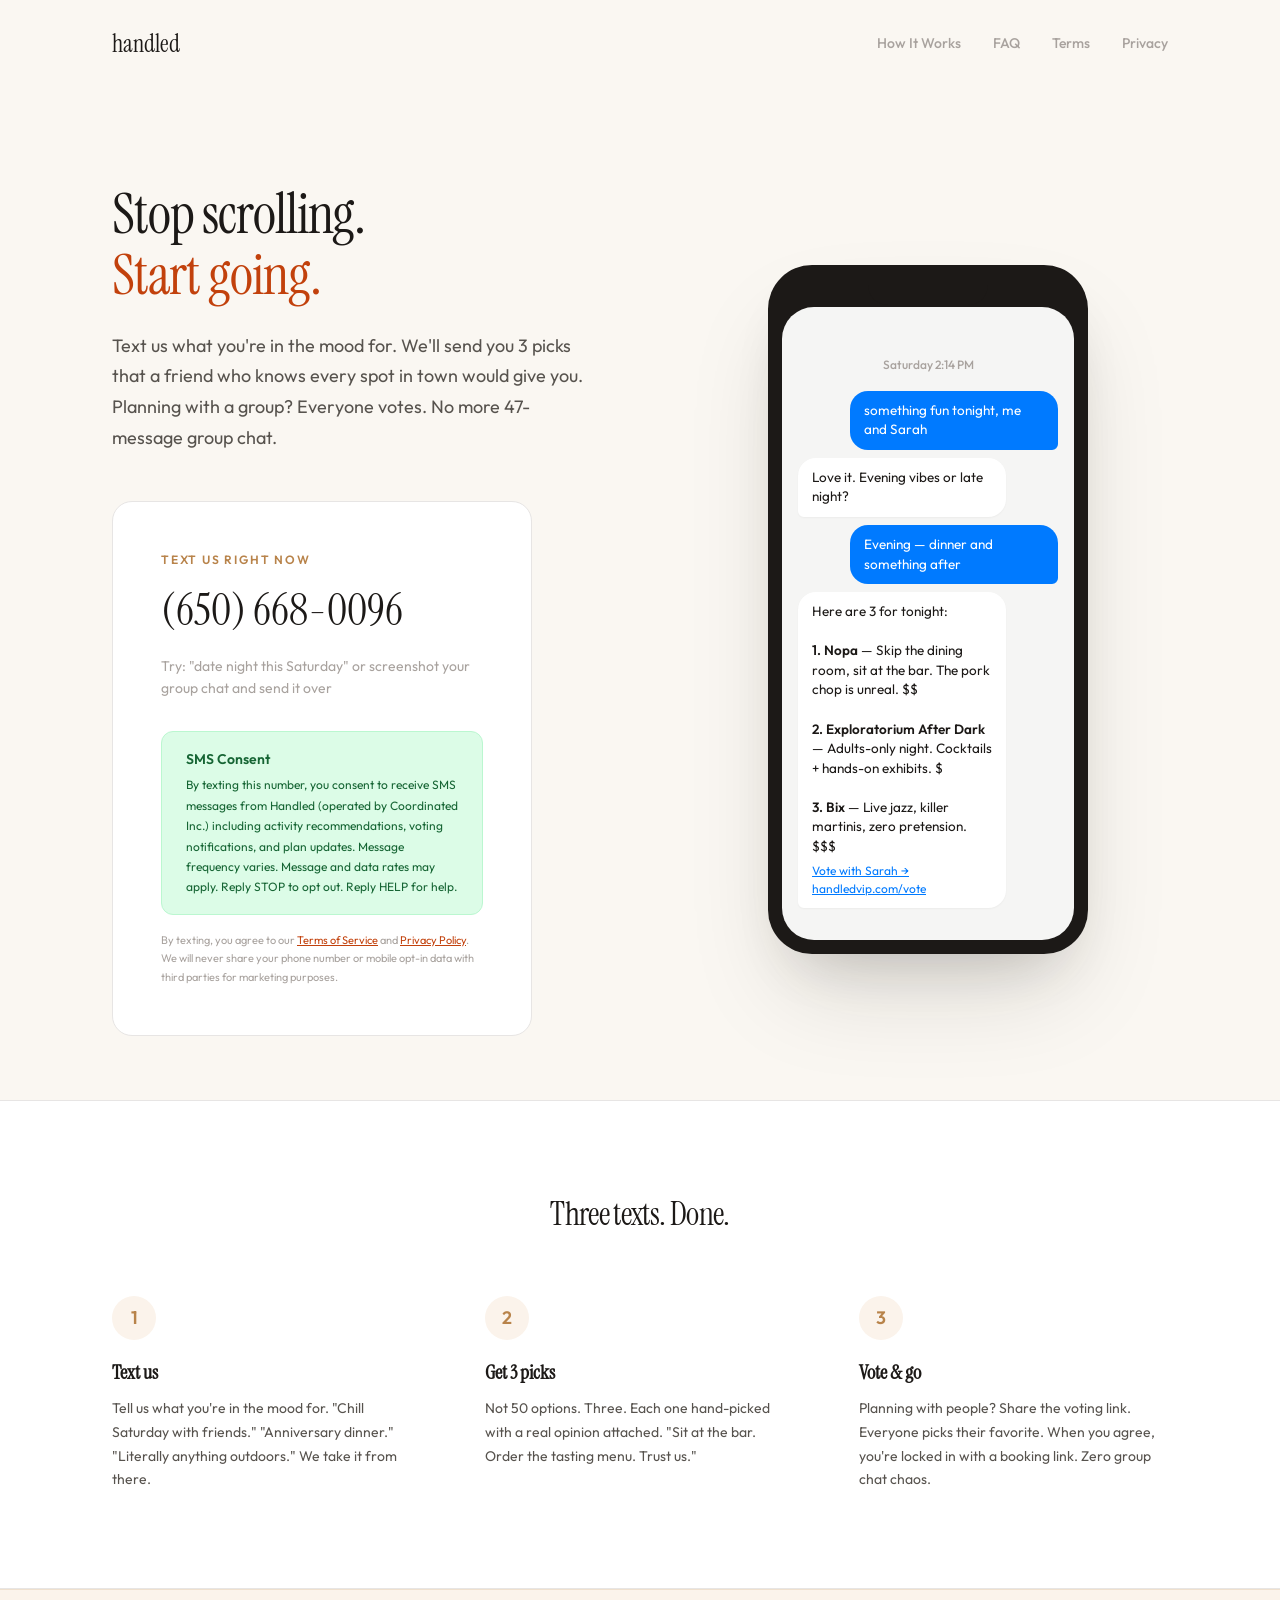
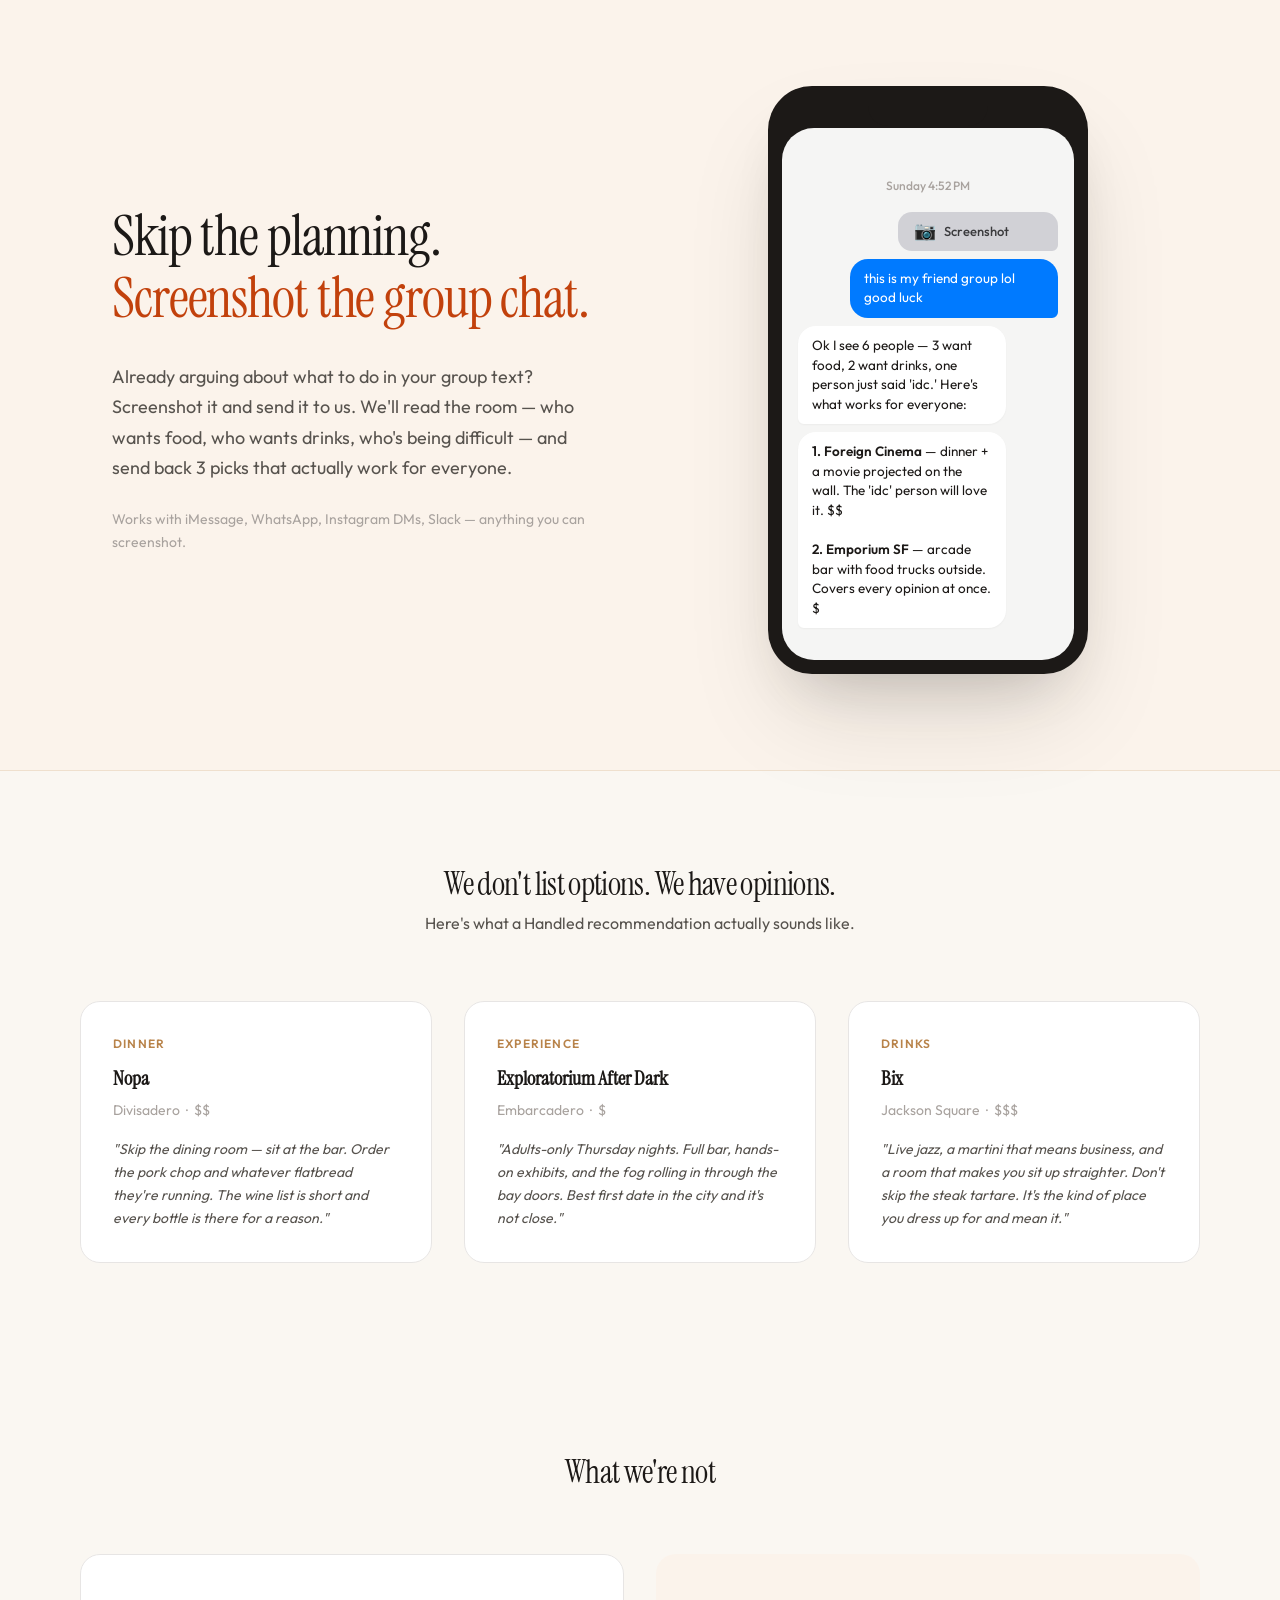
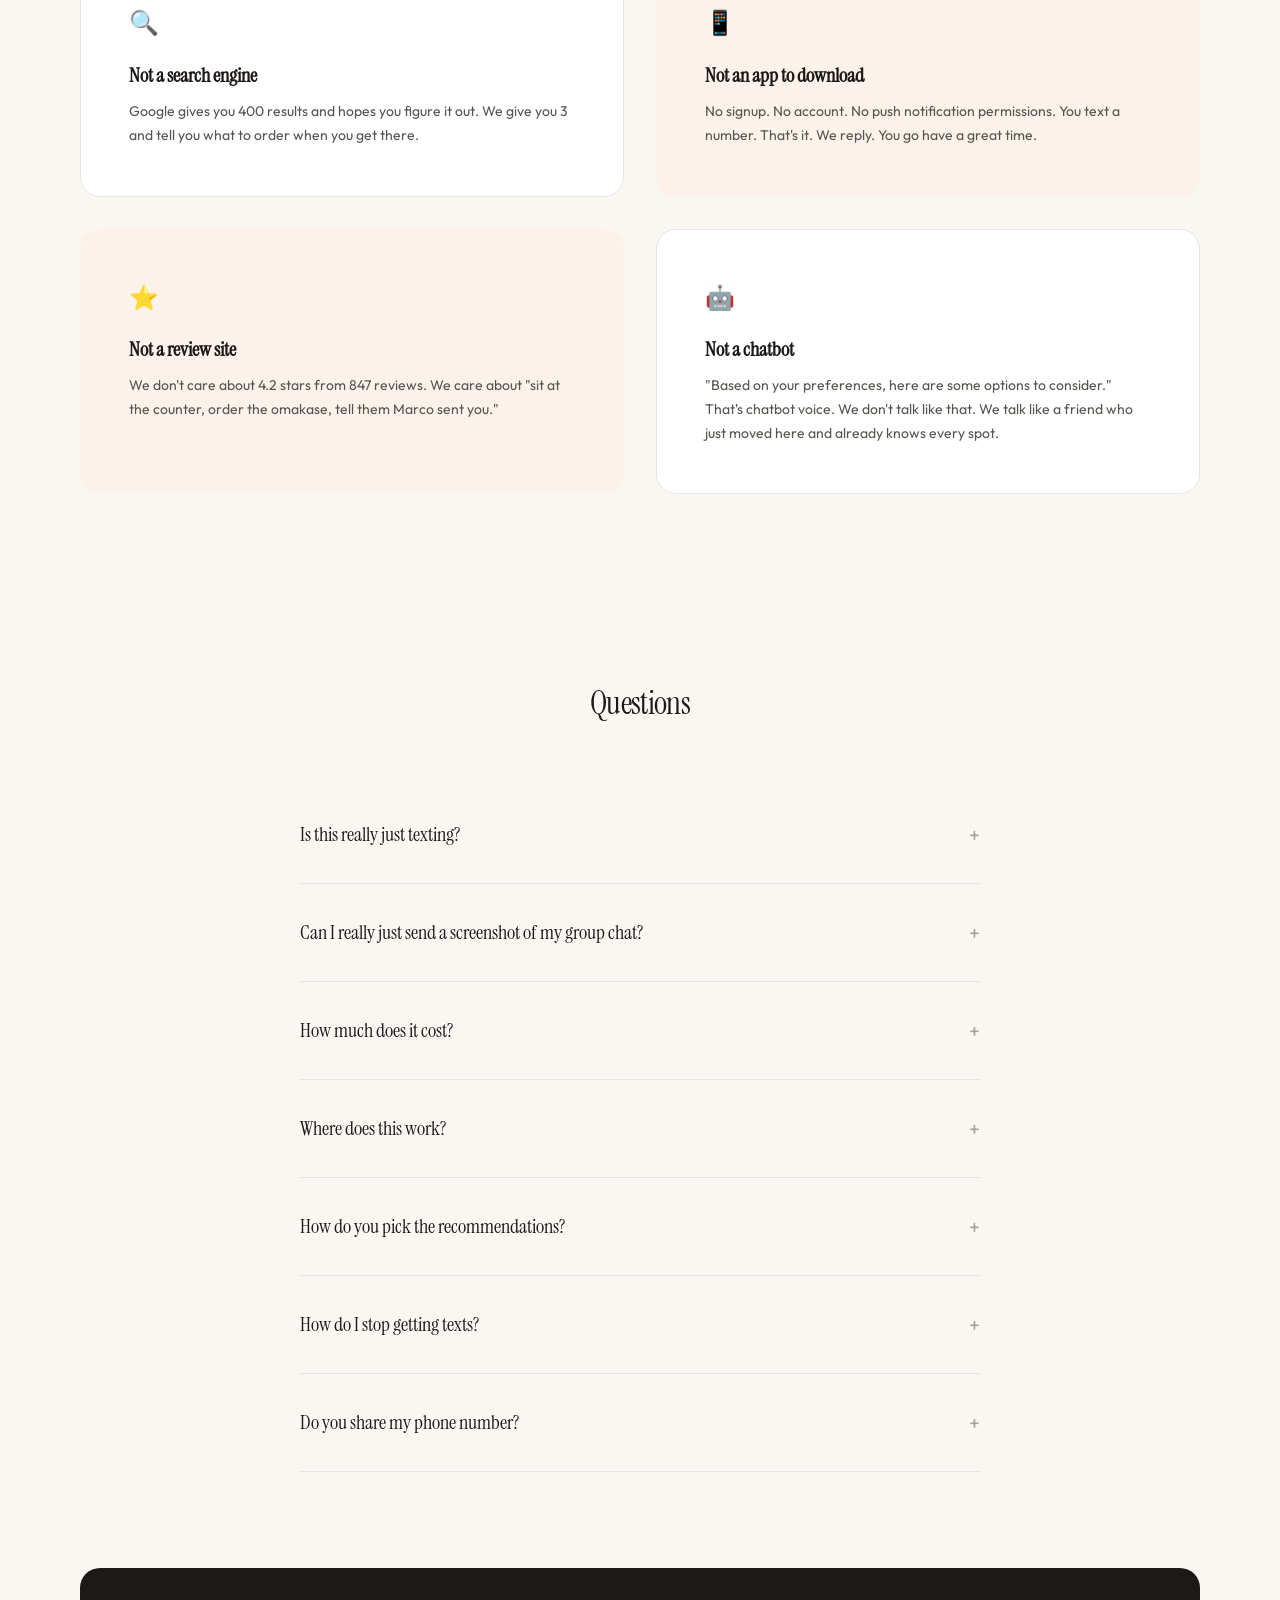
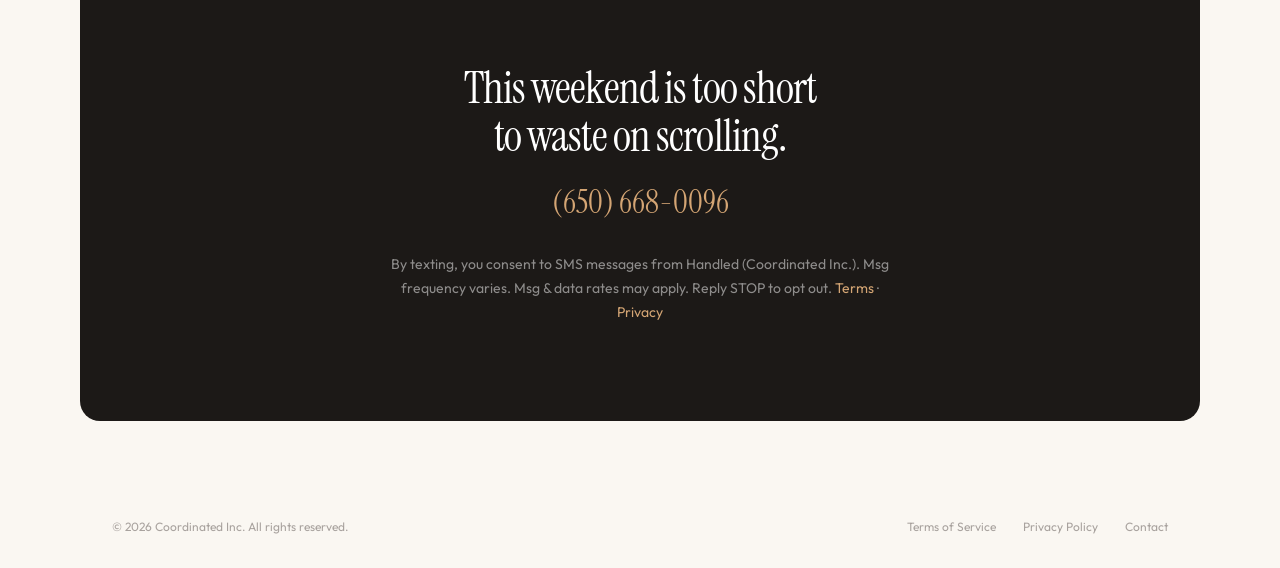
<file: index.html>
<!DOCTYPE html>
<html lang="en">

<head>
  <meta charset="UTF-8">
  <meta name="viewport" content="width=device-width, initial-scale=1.0">
  <title>Handled — Your Weekend, Sorted</title>
  <meta name="description"
    content="Text us what you want to do this weekend. We send 3 perfect plans in seconds. No app. No scrolling. Just plans.">
  <meta property="og:title" content="Handled — Your Weekend, Sorted">
  <meta property="og:description"
    content="Text a number. Get 3 opinionated plans. Vote with friends. Go do something great.">
  <meta property="og:type" content="website">
  <meta property="og:url" content="https://handledvip.com">
  <link rel="canonical" href="https://handledvip.com">
  <link rel="stylesheet" href="/css/style.css?v=2">
</head>

<body>

  <!-- ═══ NAV ═══ -->
  <nav class="nav">
    <a href="/" class="nav__logo">handled</a>
    <div class="nav__links">
      <a href="#how">How It Works</a>
      <a href="#faq">FAQ</a>
      <a href="/terms.html">Terms</a>
      <a href="/privacy.html">Privacy</a>
    </div>
  </nav>

  <!-- ═══ HERO ═══ -->
  <section class="hero">
    <div>
      <h1 class="t-display hero__headline t-balance">
        Stop scrolling.<br><em>Start going.</em>
      </h1>
      <p class="hero__sub">
        Text us what you're in the mood for. We'll send you 3 picks that a friend
        who knows every spot in town would give you. Planning with a group?
        Everyone votes. No more 47-message group chat.
      </p>

      <!-- ── CTA Box with A2P Compliance ── -->
      <div class="cta-box">
        <div class="cta-box__label">Text us right now</div>
        <div class="cta-box__number"><a href="sms:+16506680096">(650) 668-0096</a></div>
        <p class="cta-box__hint">
          Try: "date night this Saturday" or screenshot your group chat and send it over
        </p>

        <!-- A2P REQUIRED: SMS consent notice -->
        <div class="consent-box">
          <div class="consent-box__title">SMS Consent</div>
          <p>
            By texting this number, you consent to receive SMS messages from Handled
            (operated by Coordinated Inc.) including activity recommendations, voting
            notifications, and plan updates. Message frequency varies. Message and
            data rates may apply. Reply STOP to opt out. Reply HELP for help.
          </p>
        </div>

        <p class="legal-fine">
          By texting, you agree to our <a href="/terms.html">Terms of Service</a> and
          <a href="/privacy.html">Privacy Policy</a>. We will never share your phone
          number or mobile opt-in data with third parties for marketing purposes.
        </p>
      </div>
    </div>

    <!-- ── Phone Mockup ── -->
    <div>
      <div class="phone">
        <div class="phone__notch"></div>
        <div class="phone__screen">
          <div class="phone__header">Saturday 2:14 PM</div>
          <div class="bubble bubble--user">something fun tonight, me and Sarah</div>
          <div class="bubble bubble--handled">Love it. Evening vibes or late night?</div>
          <div class="bubble bubble--user">Evening — dinner and something after</div>
          <div class="bubble bubble--handled">
            Here are 3 for tonight:<br><br>
            <strong>1. Nopa</strong> — Skip the dining room, sit at the bar. The pork chop is unreal. $$<br><br>
            <strong>2. Exploratorium After Dark</strong> — Adults-only night. Cocktails + hands-on exhibits. $<br><br>
            <strong>3. Bix</strong> — Live jazz, killer martinis, zero pretension. $$$<br>
            <span class="bubble--link">Vote with Sarah → handledvip.com/vote</span>
          </div>
        </div>
      </div>
    </div>
  </section>

  <!-- ═══ HOW IT WORKS ═══ -->
  <section class="how section" id="how">
    <div class="container">
      <h2 class="t-display t-center" style="font-size: var(--text-3xl); margin-bottom: var(--space-3xl);">
        Three texts. Done.
      </h2>
      <div class="how__grid">
        <div class="how__step">
          <div class="how__num">1</div>
          <h3>Text us</h3>
          <p>Tell us what you're in the mood for. "Chill Saturday with friends."
            "Anniversary dinner." "Literally anything outdoors." We take it from there.</p>
        </div>
        <div class="how__step">
          <div class="how__num">2</div>
          <h3>Get 3 picks</h3>
          <p>Not 50 options. Three. Each one hand-picked with a real opinion attached.
            "Sit at the bar. Order the tasting menu. Trust us."</p>
        </div>
        <div class="how__step">
          <div class="how__num">3</div>
          <h3>Vote &amp; go</h3>
          <p>Planning with people? Share the voting link. Everyone picks their favorite.
            When you agree, you're locked in with a booking link. Zero group chat chaos.</p>
        </div>
      </div>
    </div>
  </section>

  <!-- ═══ SCREENSHOT FEATURE ═══ -->
  <section class="screenshot-feature section">
    <div class="container screenshot-feature__inner">
      <div class="screenshot-feature__copy">
        <h2 class="t-display screenshot-feature__headline">
          Skip the planning.<br><em>Screenshot the group chat.</em>
        </h2>
        <p class="screenshot-feature__body">
          Already arguing about what to do in your group text? Screenshot it and send it
          to us. We'll read the room — who wants food, who wants drinks, who's being
          difficult — and send back 3 picks that actually work for everyone.
        </p>
        <p class="screenshot-feature__sub t-muted">
          Works with iMessage, WhatsApp, Instagram DMs, Slack — anything you can screenshot.
        </p>
      </div>
      <div class="screenshot-feature__phone">
        <div class="phone">
          <div class="phone__notch"></div>
          <div class="phone__screen">
            <div class="phone__header">Sunday 4:52 PM</div>
            <div class="bubble bubble--user bubble--image-attach">
              <span class="bubble--image-icon">📷</span>
              <span class="bubble--image-label">Screenshot</span>
            </div>
            <div class="bubble bubble--user">this is my friend group lol good luck</div>
            <div class="bubble bubble--handled">Ok I see 6 people — 3 want food, 2 want drinks, one person just said
              'idc.' Here's what works for everyone:</div>
            <div class="bubble bubble--handled">
              <strong>1. Foreign Cinema</strong> — dinner + a movie projected on the wall. The 'idc' person will love
              it. $$<br><br>
              <strong>2. Emporium SF</strong> — arcade bar with food trucks outside. Covers every opinion at once. $
            </div>
          </div>
        </div>
      </div>
    </div>
  </section>

  <!-- ═══ WHAT WE SOUND LIKE (Example Recs) ═══ -->
  <section class="section container">
    <h2 class="t-display t-center" style="font-size: var(--text-3xl); margin-bottom: var(--space-sm);">
      We don't list options. We have opinions.
    </h2>
    <p class="t-center t-soft"
      style="margin-bottom: var(--space-3xl); max-width: 520px; margin-left: auto; margin-right: auto;">
      Here's what a Handled recommendation actually sounds like.
    </p>
    <div class="examples__grid">
      <div class="rec-card">
        <div class="rec-card__category">Dinner</div>
        <h3>Nopa</h3>
        <div class="rec-card__price">Divisadero &nbsp;·&nbsp; $$</div>
        <p>"Skip the dining room — sit at the bar. Order the pork chop and
          whatever flatbread they're running. The wine list is short and
          every bottle is there for a reason."</p>
      </div>
      <div class="rec-card">
        <div class="rec-card__category">Experience</div>
        <h3>Exploratorium After Dark</h3>
        <div class="rec-card__price">Embarcadero &nbsp;·&nbsp; $</div>
        <p>"Adults-only Thursday nights. Full bar, hands-on exhibits, and
          the fog rolling in through the bay doors. Best first date in
          the city and it's not close."</p>
      </div>
      <div class="rec-card">
        <div class="rec-card__category">Drinks</div>
        <h3>Bix</h3>
        <div class="rec-card__price">Jackson Square &nbsp;·&nbsp; $$$</div>
        <p>"Live jazz, a martini that means business, and a room that
          makes you sit up straighter. Don't skip the steak tartare.
          It's the kind of place you dress up for and mean it."</p>
      </div>
    </div>
  </section>

  <!-- ═══ NOT ANOTHER APP ═══ -->
  <section class="section container">
    <h2 class="t-display t-center" style="font-size: var(--text-3xl); margin-bottom: var(--space-3xl);">
      What we're not
    </h2>
    <div class="personality__grid">
      <div class="card">
        <div class="card__icon">🔍</div>
        <h3>Not a search engine</h3>
        <p>Google gives you 400 results and hopes you figure it out.
          We give you 3 and tell you what to order when you get there.</p>
      </div>
      <div class="card card--warm">
        <div class="card__icon">📱</div>
        <h3>Not an app to download</h3>
        <p>No signup. No account. No push notification permissions.
          You text a number. That's it. We reply. You go have a great time.</p>
      </div>
      <div class="card card--warm">
        <div class="card__icon">⭐</div>
        <h3>Not a review site</h3>
        <p>We don't care about 4.2 stars from 847 reviews. We care about
          "sit at the counter, order the omakase, tell them Marco sent you."</p>
      </div>
      <div class="card">
        <div class="card__icon">🤖</div>
        <h3>Not a chatbot</h3>
        <p>"Based on your preferences, here are some options to consider."
          That's chatbot voice. We don't talk like that. We talk like a friend
          who just moved here and already knows every spot.</p>
      </div>
    </div>
  </section>

  <!-- ═══ FAQ ═══ -->
  <section class="section container" id="faq">
    <h2 class="t-display t-center" style="font-size: var(--text-3xl); margin-bottom: var(--space-3xl);">
      Questions
    </h2>
    <div class="faq__list">
      <div class="faq__item">
        <div class="faq__q">Is this really just texting?</div>
        <div class="faq__a">
          <p>Yes. No app, no website login, no account creation. You text our number,
            we text back with recommendations. If you're planning with friends, we
            send a voting link — that's the only web part.</p>
        </div>
      </div>
      <div class="faq__item">
        <div class="faq__q">Can I really just send a screenshot of my group chat?</div>
        <div class="faq__a">
          <p>Yes. Screenshot your group text, iMessage, WhatsApp, whatever — and text
            it to us. We'll read the vibe, figure out what everyone wants, and send back
            recommendations that actually work for the whole group. No one has to fill out
            a survey or download anything.</p>
        </div>
      </div>
      <div class="faq__item">
        <div class="faq__q">How much does it cost?</div>
        <div class="faq__a">
          <p>Handled is free. Standard text message rates from your carrier apply
            (most people have unlimited texting). We earn a small commission when
            you book through our links — at no extra cost to you.</p>
        </div>
      </div>
      <div class="faq__item">
        <div class="faq__q">Where does this work?</div>
        <div class="faq__a">
          <p>We're live in the San Francisco Bay Area right now. Los Angeles, New York,
            and more cities are coming soon. If you text us from outside our coverage,
            we'll let you know and add you to the waitlist.</p>
        </div>
      </div>
      <div class="faq__item">
        <div class="faq__q">How do you pick the recommendations?</div>
        <div class="faq__a">
          <p>We combine local venue data with AI curation to find places that match
            your vibe, budget, and timing. We never recommend chains. We filter for
            quality. And we write every description with a real opinion — not a
            Yelp summary.</p>
        </div>
      </div>
      <div class="faq__item">
        <div class="faq__q">How do I stop getting texts?</div>
        <div class="faq__a">
          <p>Text STOP at any time. You'll get one confirmation and we'll never text
            you again. Want to delete everything we know about you? Text DELETE MY DATA
            and it's gone.</p>
        </div>
      </div>
      <div class="faq__item">
        <div class="faq__q">Do you share my phone number?</div>
        <div class="faq__a">
          <p>No. We will never share your phone number or mobile opt-in data with
            third parties for marketing or promotional purposes. See our
            <a href="/privacy.html">Privacy Policy</a> for full details.
          </p>
        </div>
      </div>
    </div>
  </section>

  <!-- ═══ BOTTOM CTA ═══ -->
  <section class="bottom-cta container">
    <h2 class="t-display">This weekend is too short<br>to waste on scrolling.</h2>
    <div class="bottom-cta__number"><a href="sms:+16506680096">(650) 668-0096</a></div>
    <p class="bottom-cta__sub">
      By texting, you consent to SMS messages from Handled (Coordinated Inc.).
      Msg frequency varies. Msg &amp; data rates may apply. Reply STOP to opt out.
      <a href="/terms.html">Terms</a> · <a href="/privacy.html">Privacy</a>
    </p>
  </section>

  <!-- ═══ FOOTER ═══ -->
  <footer class="footer">
    <span>&copy; 2026 Coordinated Inc. All rights reserved.</span>
    <div>
      <a href="/terms.html">Terms of Service</a>
      <a href="/privacy.html">Privacy Policy</a>
      <a href="mailto:hello@handledvip.com">Contact</a>
    </div>
  </footer>

  <script src="/js/main.js"></script>
</body>

</html>
</file>
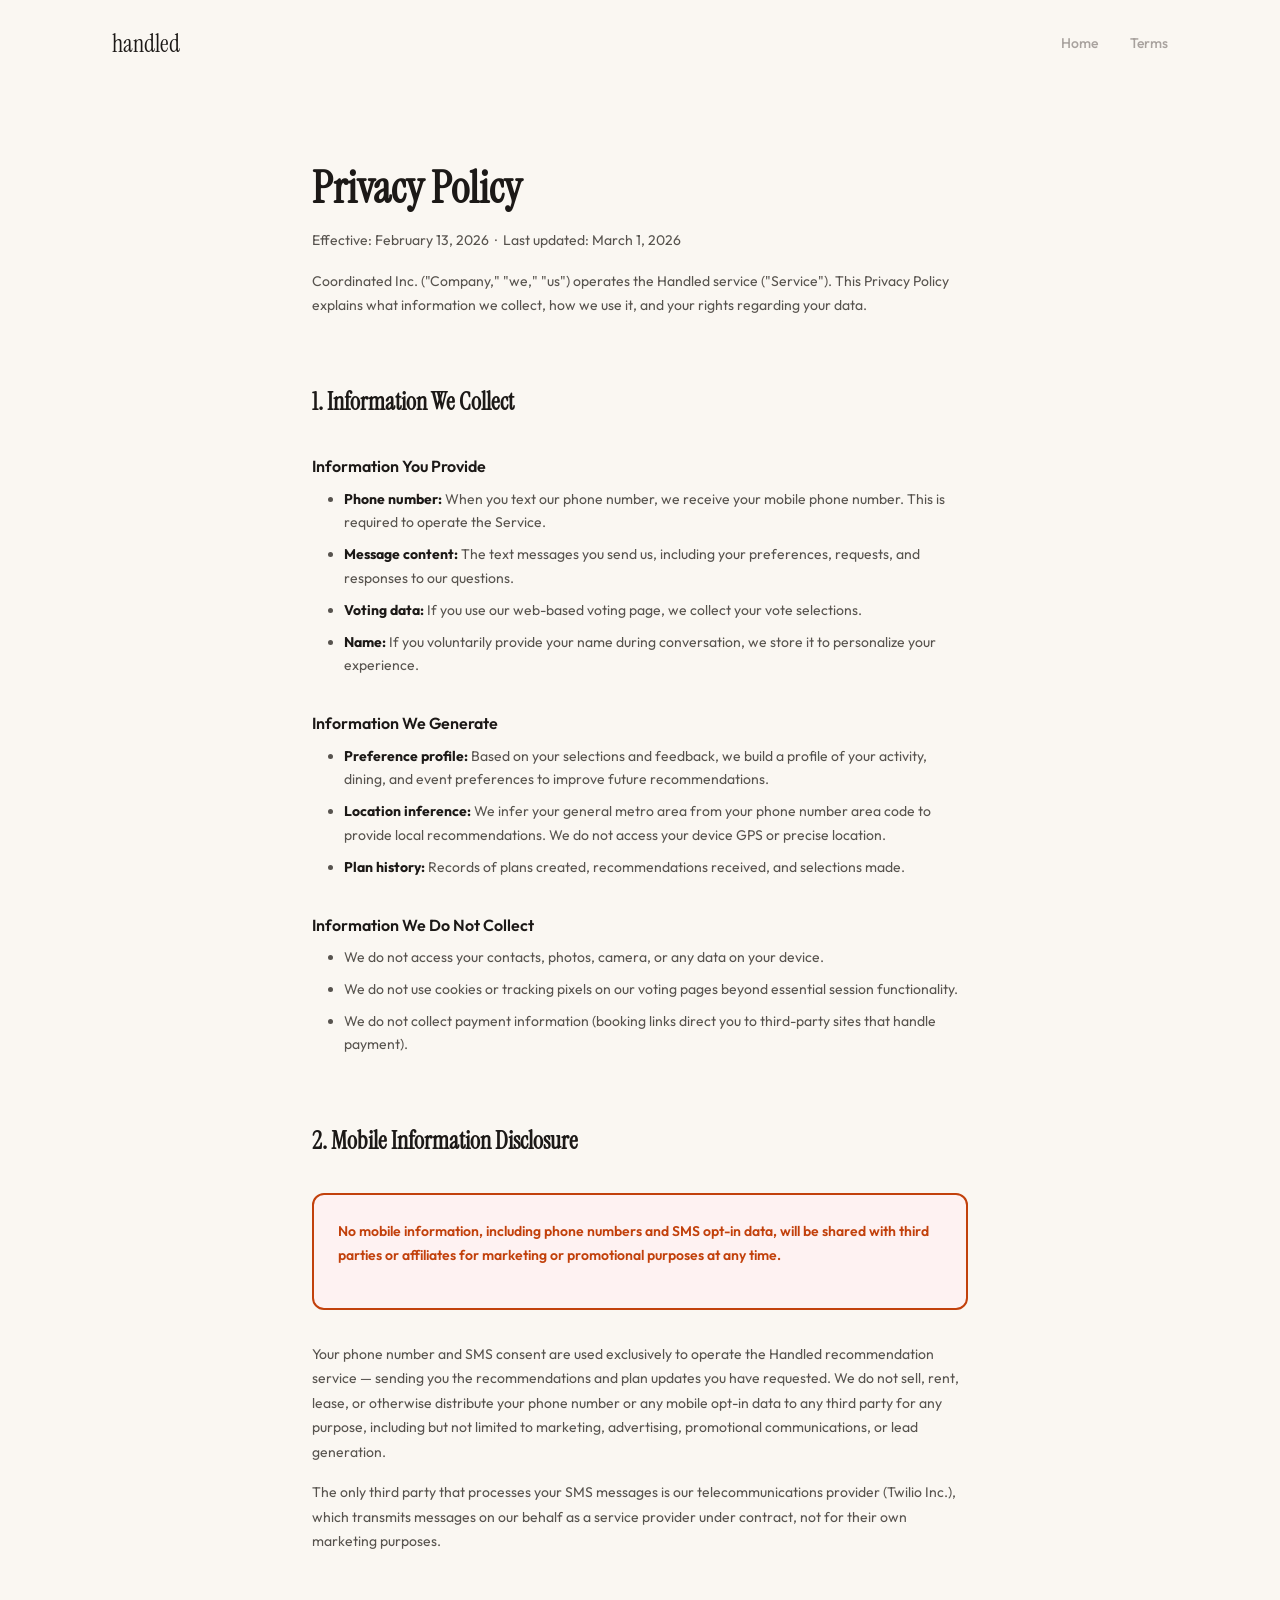
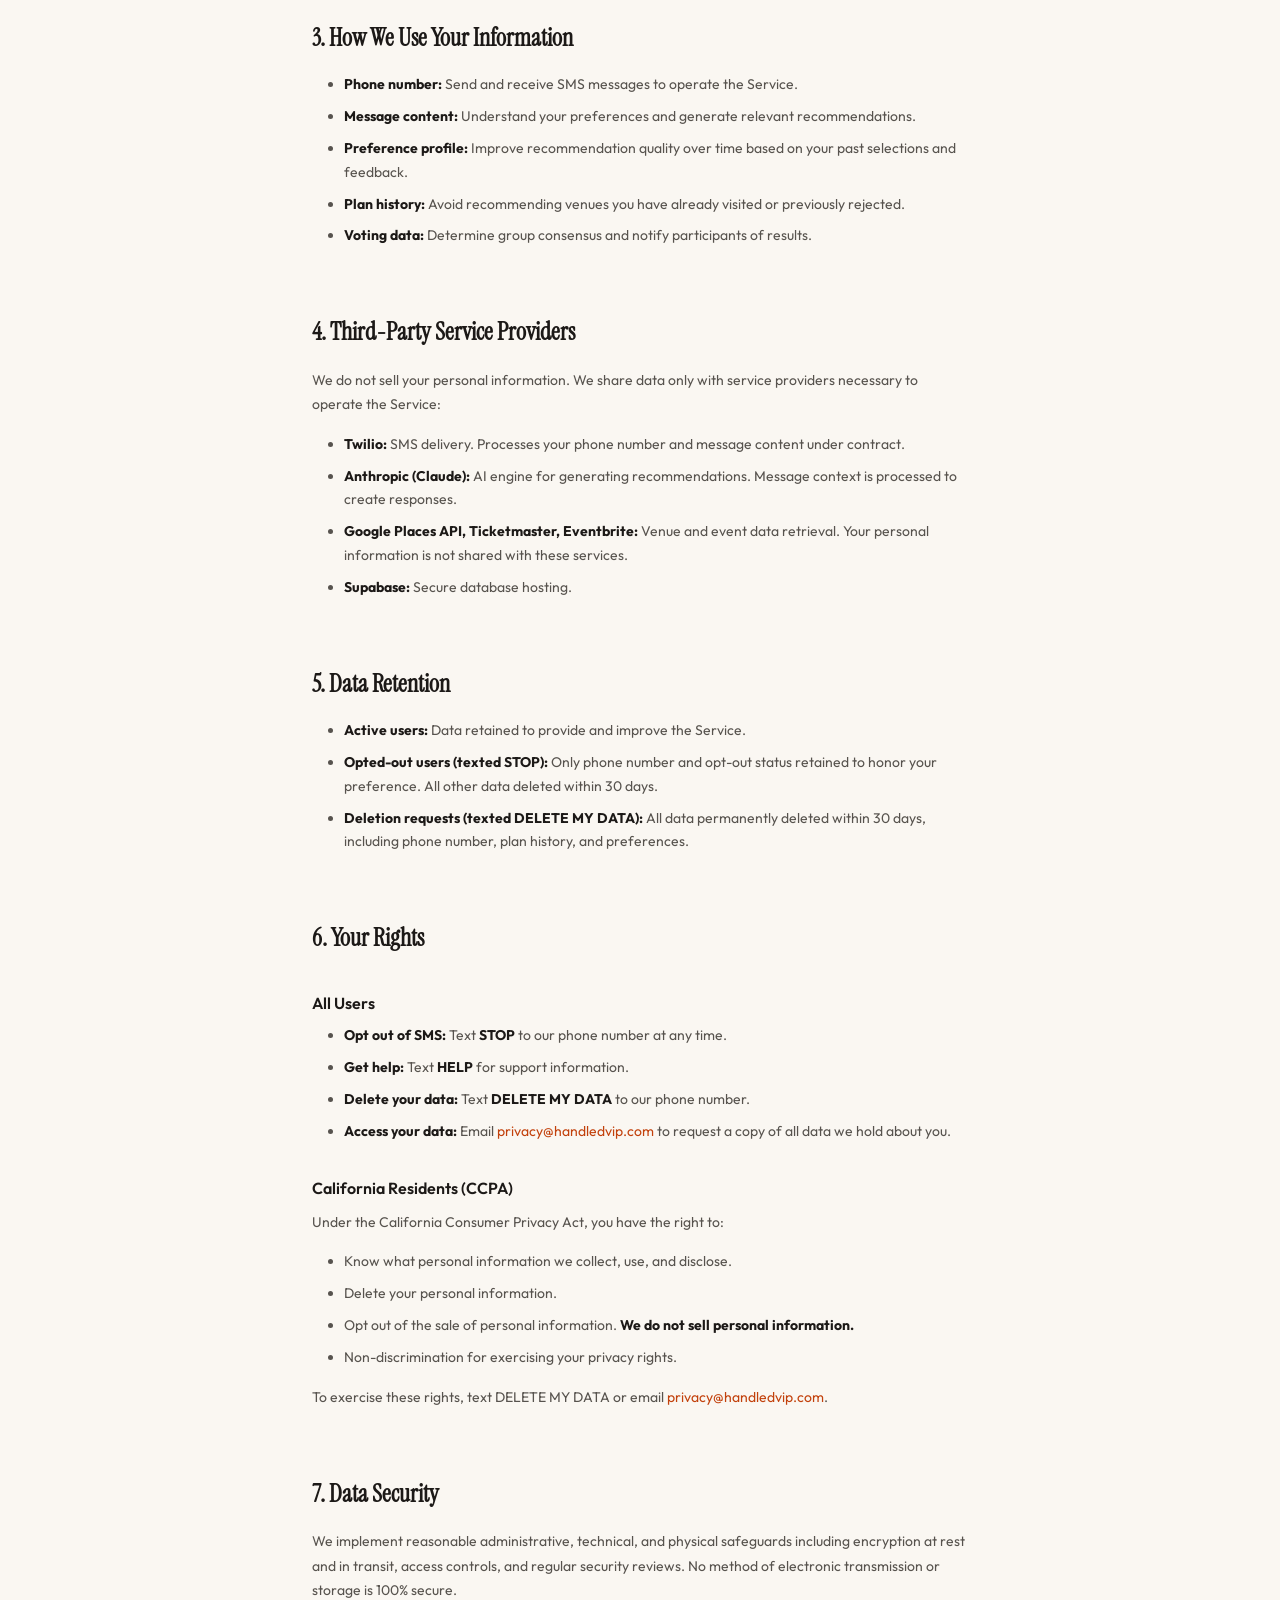
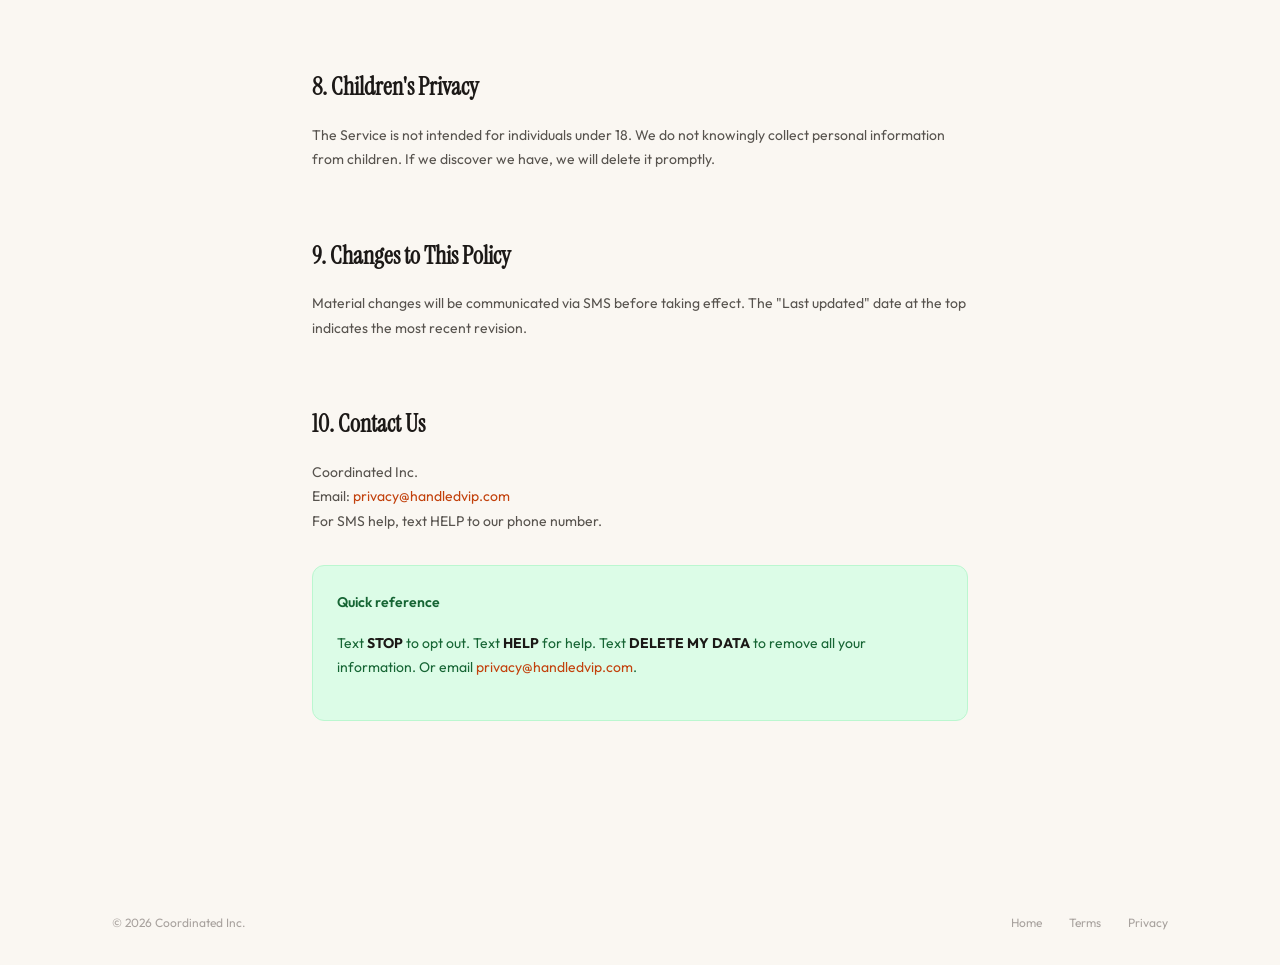
<file: privacy.html>
<!DOCTYPE html>
<html lang="en">
<head>
  <meta charset="UTF-8">
  <meta name="viewport" content="width=device-width, initial-scale=1.0">
  <title>Privacy Policy — Handled</title>
  <meta name="robots" content="noindex">
  <link rel="canonical" href="https://handledvip.com/privacy.html">
  <link rel="stylesheet" href="/css/style.css">
</head>
<body>

<nav class="nav">
  <a href="/" class="nav__logo">handled</a>
  <div class="nav__links">
    <a href="/">Home</a>
    <a href="/terms.html">Terms</a>
  </div>
</nav>

<main class="legal">
<h1>Privacy Policy</h1>
<p class="legal__date">Effective: February 13, 2026 &nbsp;·&nbsp; Last updated: March 1, 2026</p>

<p>Coordinated Inc. ("Company," "we," "us") operates the Handled service ("Service").
   This Privacy Policy explains what information we collect, how we use it, and your
   rights regarding your data.</p>

<h2>1. Information We Collect</h2>

<h3>Information You Provide</h3>
<ul>
  <li><strong>Phone number:</strong> When you text our phone number, we receive your
      mobile phone number. This is required to operate the Service.</li>
  <li><strong>Message content:</strong> The text messages you send us, including your
      preferences, requests, and responses to our questions.</li>
  <li><strong>Voting data:</strong> If you use our web-based voting page, we collect
      your vote selections.</li>
  <li><strong>Name:</strong> If you voluntarily provide your name during conversation,
      we store it to personalize your experience.</li>
</ul>

<h3>Information We Generate</h3>
<ul>
  <li><strong>Preference profile:</strong> Based on your selections and feedback, we
      build a profile of your activity, dining, and event preferences to improve future
      recommendations.</li>
  <li><strong>Location inference:</strong> We infer your general metro area from your
      phone number area code to provide local recommendations. We do not access your
      device GPS or precise location.</li>
  <li><strong>Plan history:</strong> Records of plans created, recommendations received,
      and selections made.</li>
</ul>

<h3>Information We Do Not Collect</h3>
<ul>
  <li>We do not access your contacts, photos, camera, or any data on your device.</li>
  <li>We do not use cookies or tracking pixels on our voting pages beyond essential
      session functionality.</li>
  <li>We do not collect payment information (booking links direct you to third-party
      sites that handle payment).</li>
</ul>

<h2>2. Mobile Information Disclosure</h2>

<div class="alert alert--red">
  <p>No mobile information, including phone numbers and SMS opt-in data, will be shared
     with third parties or affiliates for marketing or promotional purposes at any time.</p>
</div>

<p>Your phone number and SMS consent are used exclusively to operate the Handled
   recommendation service — sending you the recommendations and plan updates you
   have requested. We do not sell, rent, lease, or otherwise distribute your phone
   number or any mobile opt-in data to any third party for any purpose, including
   but not limited to marketing, advertising, promotional communications, or lead
   generation.</p>

<p>The only third party that processes your SMS messages is our telecommunications
   provider (Twilio Inc.), which transmits messages on our behalf as a service
   provider under contract, not for their own marketing purposes.</p>

<h2>3. How We Use Your Information</h2>
<ul>
  <li><strong>Phone number:</strong> Send and receive SMS messages to operate the
      Service.</li>
  <li><strong>Message content:</strong> Understand your preferences and generate
      relevant recommendations.</li>
  <li><strong>Preference profile:</strong> Improve recommendation quality over time
      based on your past selections and feedback.</li>
  <li><strong>Plan history:</strong> Avoid recommending venues you have already visited
      or previously rejected.</li>
  <li><strong>Voting data:</strong> Determine group consensus and notify participants
      of results.</li>
</ul>

<h2>4. Third-Party Service Providers</h2>
<p>We do not sell your personal information. We share data only with service providers
   necessary to operate the Service:</p>
<ul>
  <li><strong>Twilio:</strong> SMS delivery. Processes your phone number and message
      content under contract.</li>
  <li><strong>Anthropic (Claude):</strong> AI engine for generating recommendations.
      Message context is processed to create responses.</li>
  <li><strong>Google Places API, Ticketmaster, Eventbrite:</strong> Venue and event
      data retrieval. Your personal information is not shared with these services.</li>
  <li><strong>Supabase:</strong> Secure database hosting.</li>
</ul>

<h2>5. Data Retention</h2>
<ul>
  <li><strong>Active users:</strong> Data retained to provide and improve the Service.</li>
  <li><strong>Opted-out users (texted STOP):</strong> Only phone number and opt-out
      status retained to honor your preference. All other data deleted within 30 days.</li>
  <li><strong>Deletion requests (texted DELETE MY DATA):</strong> All data permanently
      deleted within 30 days, including phone number, plan history, and preferences.</li>
</ul>

<h2>6. Your Rights</h2>

<h3>All Users</h3>
<ul>
  <li><strong>Opt out of SMS:</strong> Text <strong>STOP</strong> to our phone number
      at any time.</li>
  <li><strong>Get help:</strong> Text <strong>HELP</strong> for support information.</li>
  <li><strong>Delete your data:</strong> Text <strong>DELETE MY DATA</strong> to our
      phone number.</li>
  <li><strong>Access your data:</strong> Email
      <a href="mailto:privacy@handledvip.com">privacy@handledvip.com</a> to request
      a copy of all data we hold about you.</li>
</ul>

<h3>California Residents (CCPA)</h3>
<p>Under the California Consumer Privacy Act, you have the right to:</p>
<ul>
  <li>Know what personal information we collect, use, and disclose.</li>
  <li>Delete your personal information.</li>
  <li>Opt out of the sale of personal information. <strong>We do not sell personal
      information.</strong></li>
  <li>Non-discrimination for exercising your privacy rights.</li>
</ul>
<p>To exercise these rights, text DELETE MY DATA or email
   <a href="mailto:privacy@handledvip.com">privacy@handledvip.com</a>.</p>

<h2>7. Data Security</h2>
<p>We implement reasonable administrative, technical, and physical safeguards including
   encryption at rest and in transit, access controls, and regular security reviews.
   No method of electronic transmission or storage is 100% secure.</p>

<h2>8. Children's Privacy</h2>
<p>The Service is not intended for individuals under 18. We do not knowingly collect
   personal information from children. If we discover we have, we will delete it
   promptly.</p>

<h2>9. Changes to This Policy</h2>
<p>Material changes will be communicated via SMS before taking effect. The "Last
   updated" date at the top indicates the most recent revision.</p>

<h2>10. Contact Us</h2>
<p>Coordinated Inc.<br>
   Email: <a href="mailto:privacy@handledvip.com">privacy@handledvip.com</a><br>
   For SMS help, text HELP to our phone number.</p>

<div class="alert alert--green">
  <p class="alert__title">Quick reference</p>
  <p>Text <strong>STOP</strong> to opt out. Text <strong>HELP</strong> for help.
     Text <strong>DELETE MY DATA</strong> to remove all your information.
     Or email <a href="mailto:privacy@handledvip.com">privacy@handledvip.com</a>.</p>
</div>
</main>

<footer class="footer">
  <span>&copy; 2026 Coordinated Inc.</span>
  <div>
    <a href="/">Home</a>
    <a href="/terms.html">Terms</a>
    <a href="/privacy.html">Privacy</a>
  </div>
</footer>
</body>
</html>
</file>
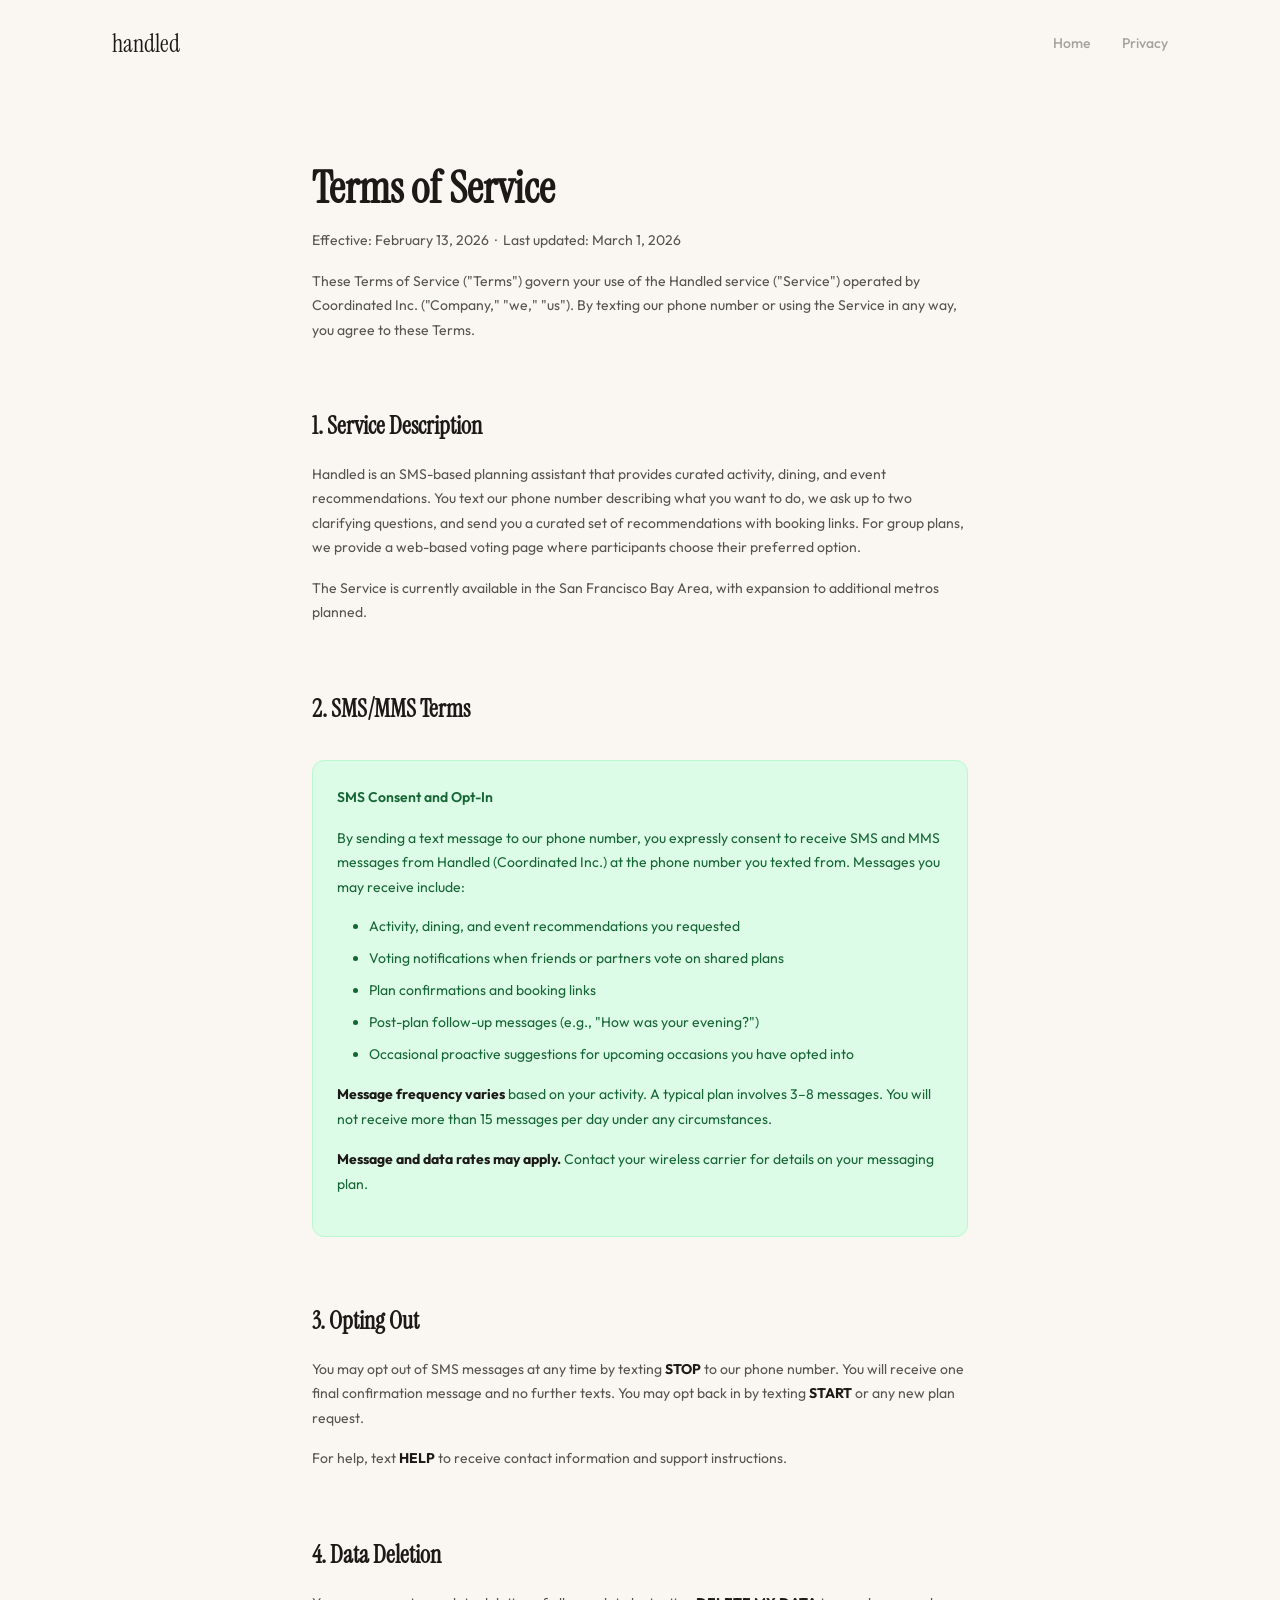
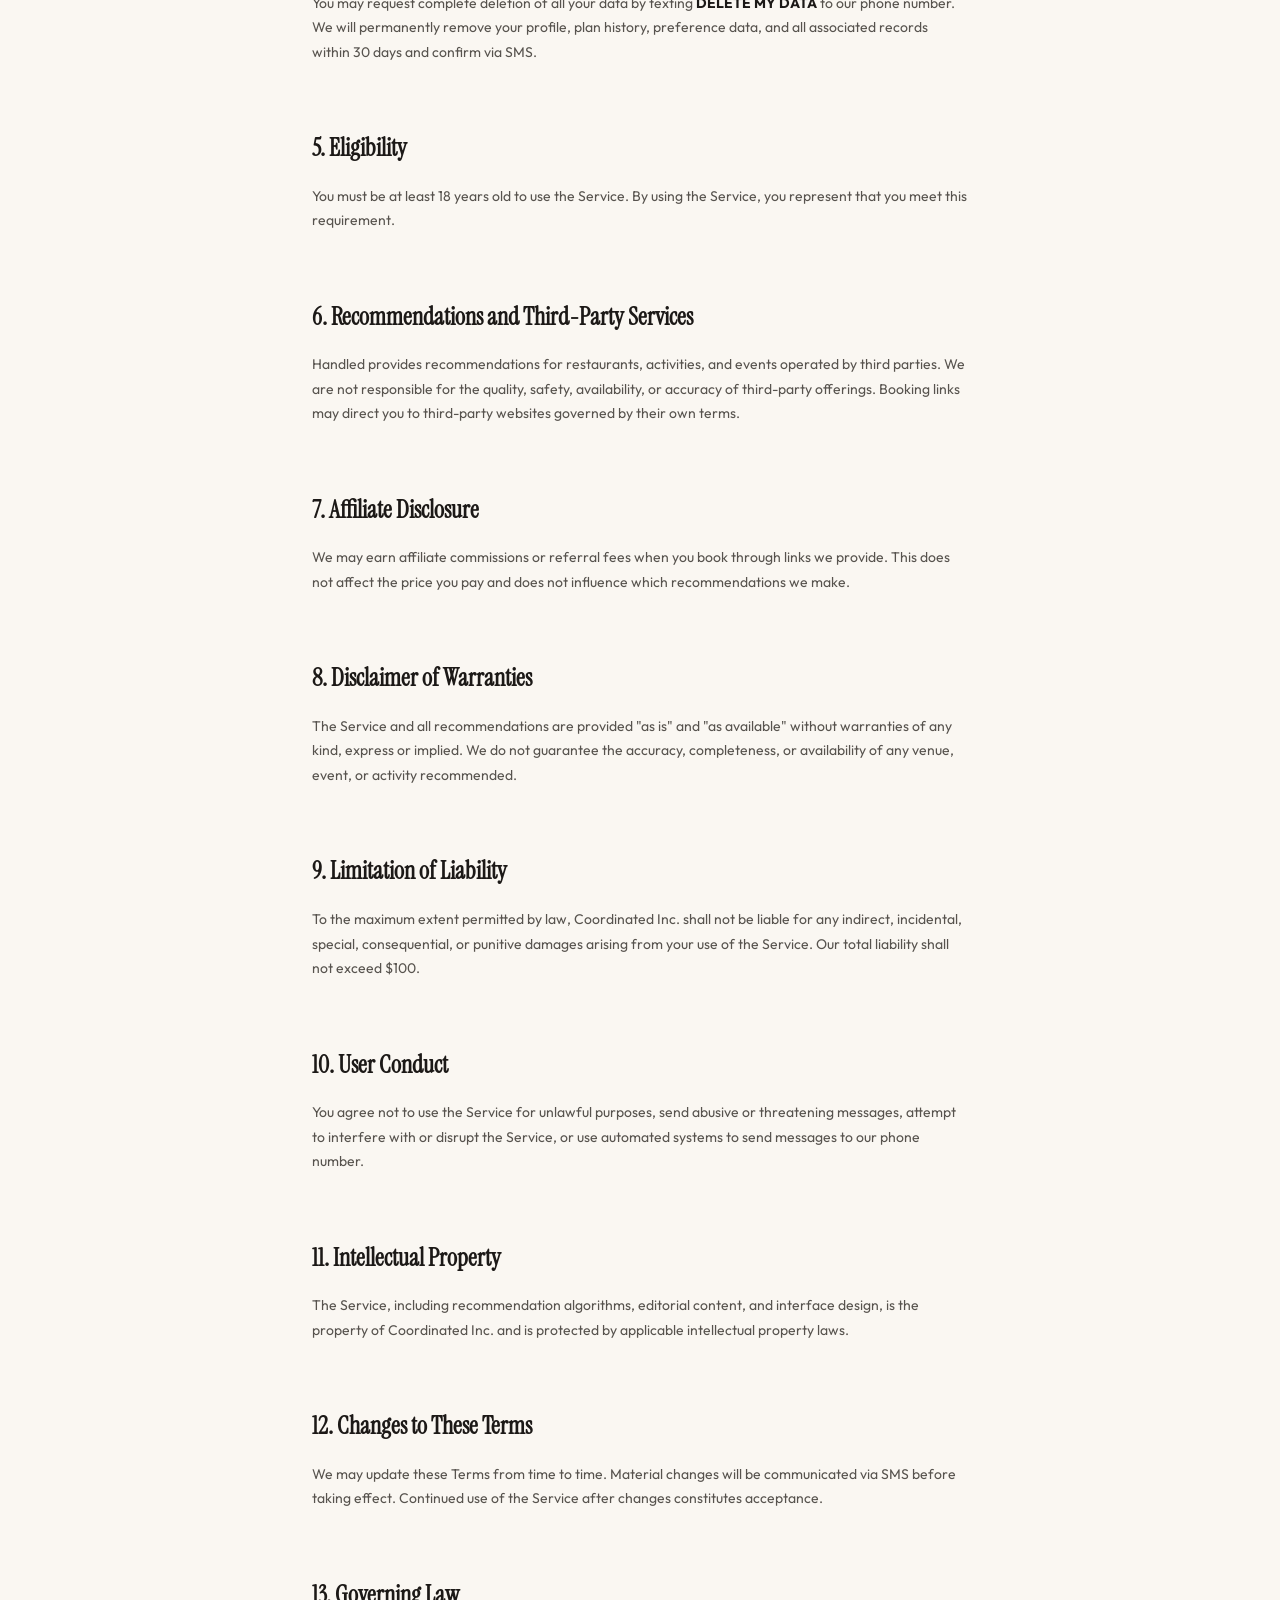
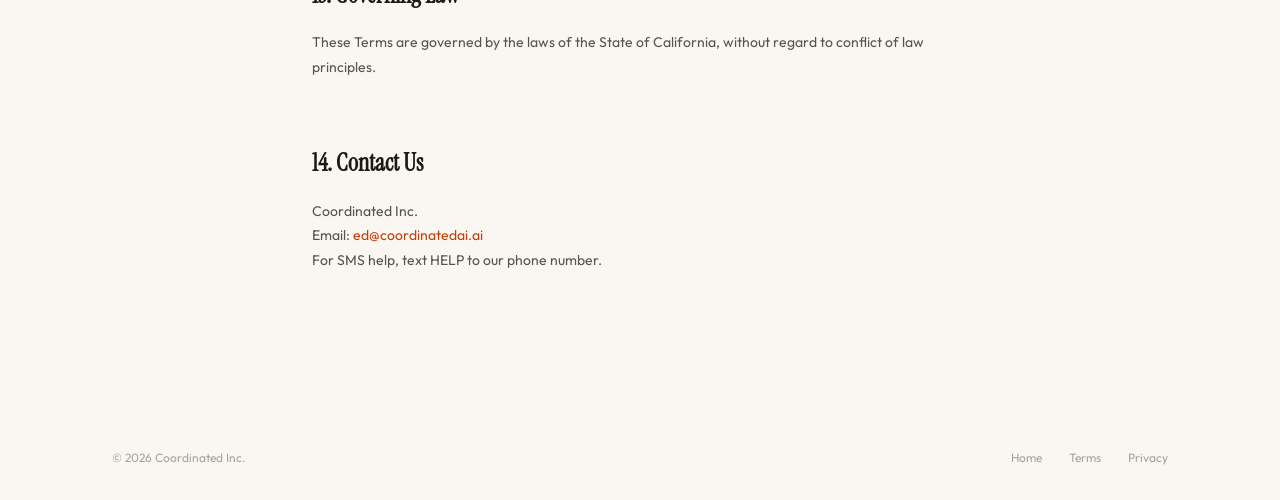
<file: terms.html>
<!DOCTYPE html>
<html lang="en">
<head>
  <meta charset="UTF-8">
  <meta name="viewport" content="width=device-width, initial-scale=1.0">
  <title>Terms of Service — Handled</title>
  <meta name="robots" content="noindex">
  <link rel="canonical" href="https://handledvip.com/terms.html">
  <link rel="stylesheet" href="/css/style.css">
</head>
<body>

<nav class="nav">
  <a href="/" class="nav__logo">handled</a>
  <div class="nav__links">
    <a href="/">Home</a>
    <a href="/privacy.html">Privacy</a>
  </div>
</nav>

<main class="legal">
<h1>Terms of Service</h1>
<p class="legal__date">Effective: February 13, 2026 &nbsp;·&nbsp; Last updated: March 1, 2026</p>

<p>These Terms of Service ("Terms") govern your use of the Handled service ("Service")
   operated by Coordinated Inc. ("Company," "we," "us"). By texting our phone number
   or using the Service in any way, you agree to these Terms.</p>

<h2>1. Service Description</h2>
<p>Handled is an SMS-based planning assistant that provides curated activity, dining, and
   event recommendations. You text our phone number describing what you want to do, we
   ask up to two clarifying questions, and send you a curated set of recommendations
   with booking links. For group plans, we provide a web-based voting page where
   participants choose their preferred option.</p>
<p>The Service is currently available in the San Francisco Bay Area, with expansion to
   additional metros planned.</p>

<h2>2. SMS/MMS Terms</h2>

<div class="alert alert--green">
  <p class="alert__title">SMS Consent and Opt-In</p>
  <p>By sending a text message to our phone number, you expressly consent to receive
     SMS and MMS messages from Handled (Coordinated Inc.) at the phone number you texted
     from. Messages you may receive include:</p>
  <ul>
    <li>Activity, dining, and event recommendations you requested</li>
    <li>Voting notifications when friends or partners vote on shared plans</li>
    <li>Plan confirmations and booking links</li>
    <li>Post-plan follow-up messages (e.g., "How was your evening?")</li>
    <li>Occasional proactive suggestions for upcoming occasions you have opted into</li>
  </ul>
  <p><strong>Message frequency varies</strong> based on your activity. A typical plan
     involves 3–8 messages. You will not receive more than 15 messages per day under
     any circumstances.</p>
  <p><strong>Message and data rates may apply.</strong> Contact your wireless carrier
     for details on your messaging plan.</p>
</div>

<h2>3. Opting Out</h2>
<p>You may opt out of SMS messages at any time by texting <strong>STOP</strong> to our
   phone number. You will receive one final confirmation message and no further texts.
   You may opt back in by texting <strong>START</strong> or any new plan request.</p>
<p>For help, text <strong>HELP</strong> to receive contact information and support
   instructions.</p>

<h2>4. Data Deletion</h2>
<p>You may request complete deletion of all your data by texting <strong>DELETE MY
   DATA</strong> to our phone number. We will permanently remove your profile, plan
   history, preference data, and all associated records within 30 days and confirm
   via SMS.</p>

<h2>5. Eligibility</h2>
<p>You must be at least 18 years old to use the Service. By using the Service, you
   represent that you meet this requirement.</p>

<h2>6. Recommendations and Third-Party Services</h2>
<p>Handled provides recommendations for restaurants, activities, and events operated
   by third parties. We are not responsible for the quality, safety, availability, or
   accuracy of third-party offerings. Booking links may direct you to third-party
   websites governed by their own terms.</p>

<h2>7. Affiliate Disclosure</h2>
<p>We may earn affiliate commissions or referral fees when you book through links we
   provide. This does not affect the price you pay and does not influence which
   recommendations we make.</p>

<h2>8. Disclaimer of Warranties</h2>
<p>The Service and all recommendations are provided "as is" and "as available" without
   warranties of any kind, express or implied. We do not guarantee the accuracy,
   completeness, or availability of any venue, event, or activity recommended.</p>

<h2>9. Limitation of Liability</h2>
<p>To the maximum extent permitted by law, Coordinated Inc. shall not be liable for
   any indirect, incidental, special, consequential, or punitive damages arising from
   your use of the Service. Our total liability shall not exceed $100.</p>

<h2>10. User Conduct</h2>
<p>You agree not to use the Service for unlawful purposes, send abusive or threatening
   messages, attempt to interfere with or disrupt the Service, or use automated systems
   to send messages to our phone number.</p>

<h2>11. Intellectual Property</h2>
<p>The Service, including recommendation algorithms, editorial content, and interface
   design, is the property of Coordinated Inc. and is protected by applicable
   intellectual property laws.</p>

<h2>12. Changes to These Terms</h2>
<p>We may update these Terms from time to time. Material changes will be communicated
   via SMS before taking effect. Continued use of the Service after changes constitutes
   acceptance.</p>

<h2>13. Governing Law</h2>
<p>These Terms are governed by the laws of the State of California, without regard to
   conflict of law principles.</p>

<h2>14. Contact Us</h2>
<p>Coordinated Inc.<br>
   Email: <a href="mailto:ed@coordinatedai.ai">ed@coordinatedai.ai</a><br>
   For SMS help, text HELP to our phone number.</p>
</main>

<footer class="footer">
  <span>&copy; 2026 Coordinated Inc.</span>
  <div>
    <a href="/">Home</a>
    <a href="/terms.html">Terms</a>
    <a href="/privacy.html">Privacy</a>
  </div>
</footer>
</body>
</html>
</file>
<file: css/style.css>
/* ═══════════════════════════════════════════
   handledvip.com — Design System
   Aesthetic: warm editorial. Bon Appétit meets
   your most decisive friend. Not SaaS. Not AI.
   A service that has taste.
   ═══════════════════════════════════════════ */

@import url('https://fonts.googleapis.com/css2?family=Instrument+Serif&family=Outfit:wght@300;400;500;600&display=swap');

:root {
  /* Palette — warm, not corporate */
  --cream: #FAF7F2;
  --cream-dark: #F0EBE3;
  --ink: #1C1917;
  --ink-soft: #57534E;
  --ink-muted: #A8A29E;
  --warm: #D4A574;
  --warm-light: #FBF3EB;
  --warm-dark: #B8834A;
  --accent: #C2410C;
  --accent-soft: #FEF2EC;
  --green: #166534;
  --green-soft: #DCFCE7;
  --border: #E7E5E4;

  /* Type scale */
  --font-display: 'Instrument Serif', Georgia, serif;
  --font-body: 'Outfit', -apple-system, sans-serif;
  --text-xs: 0.75rem;
  --text-sm: 0.875rem;
  --text-base: 1rem;
  --text-lg: 1.125rem;
  --text-xl: 1.25rem;
  --text-2xl: 1.5rem;
  --text-3xl: 2rem;
  --text-4xl: 2.75rem;
  --text-5xl: 3.5rem;

  /* Spacing */
  --space-xs: 0.25rem;
  --space-sm: 0.5rem;
  --space-md: 1rem;
  --space-lg: 1.5rem;
  --space-xl: 2rem;
  --space-2xl: 3rem;
  --space-3xl: 4rem;
  --space-4xl: 6rem;
  --space-5xl: 8rem;

  /* Layout */
  --max-w: 1120px;
  --radius: 12px;
  --radius-lg: 20px;
}

/* ── Reset ── */
*,
*::before,
*::after {
  margin: 0;
  padding: 0;
  box-sizing: border-box;
}

html {
  scroll-behavior: smooth;
  -webkit-font-smoothing: antialiased;
}

body {
  font-family: var(--font-body);
  background: var(--cream);
  color: var(--ink);
  line-height: 1.65;
  font-weight: 400;
  font-size: var(--text-base);
}

img {
  max-width: 100%;
  display: block;
}

a {
  color: var(--accent);
  text-decoration: none;
  transition: opacity 0.2s;
}

a:hover {
  opacity: 0.8;
}

/* ── Typography ── */
.t-display {
  font-family: var(--font-display);
  font-weight: 400;
  line-height: 1.1;
  letter-spacing: -0.02em;
}

.t-body {
  font-family: var(--font-body);
}

.t-muted {
  color: var(--ink-muted);
}

.t-soft {
  color: var(--ink-soft);
}

.t-accent {
  color: var(--accent);
}

.t-sm {
  font-size: var(--text-sm);
}

.t-xs {
  font-size: var(--text-xs);
}

.t-center {
  text-align: center;
}

.t-balance {
  text-wrap: balance;
}

/* ── Layout ── */
.container {
  max-width: var(--max-w);
  margin: 0 auto;
  padding: 0 var(--space-xl);
}

.section {
  padding: var(--space-4xl) 0;
}

.section--tight {
  padding: var(--space-3xl) 0;
}

/* ═══════════════════════════════════════════
   NAVIGATION
   ═══════════════════════════════════════════ */
.nav {
  display: flex;
  justify-content: space-between;
  align-items: center;
  padding: var(--space-lg) var(--space-xl);
  max-width: var(--max-w);
  margin: 0 auto;
}

.nav__logo {
  font-family: var(--font-display);
  font-size: var(--text-2xl);
  color: var(--ink);
  text-decoration: none;
}

.nav__links {
  display: flex;
  gap: var(--space-xl);
}

.nav__links a {
  color: var(--ink-muted);
  font-size: var(--text-sm);
  font-weight: 500;
  text-decoration: none;
  transition: color 0.2s;
}

.nav__links a:hover {
  color: var(--ink);
}

/* ═══════════════════════════════════════════
   HERO
   ═══════════════════════════════════════════ */
.hero {
  display: grid;
  grid-template-columns: 1fr 1fr;
  gap: var(--space-4xl);
  align-items: center;
  padding: var(--space-4xl) var(--space-xl) var(--space-3xl);
  max-width: var(--max-w);
  margin: 0 auto;
}

.hero__headline {
  font-size: var(--text-5xl);
  margin-bottom: var(--space-lg);
}

.hero__headline em {
  font-style: normal;
  color: var(--accent);
}

.hero__sub {
  font-size: var(--text-lg);
  color: var(--ink-soft);
  max-width: 480px;
  margin-bottom: var(--space-2xl);
  line-height: 1.7;
}

/* ── CTA Box ── */
.cta-box {
  background: #fff;
  border: 1px solid var(--border);
  border-radius: var(--radius-lg);
  padding: var(--space-2xl);
  max-width: 420px;
}

.cta-box__label {
  font-size: var(--text-xs);
  font-weight: 600;
  text-transform: uppercase;
  letter-spacing: 0.15em;
  color: var(--warm-dark);
  margin-bottom: var(--space-xs);
}

.cta-box__number {
  font-family: var(--font-display);
  font-size: var(--text-4xl);
  color: var(--ink);
  margin-bottom: var(--space-sm);
}

.cta-box__number a {
  color: var(--ink);
  text-decoration: none;
}

.cta-box__hint {
  font-size: var(--text-sm);
  color: var(--ink-muted);
  margin-bottom: var(--space-xl);
  line-height: 1.6;
}

/* A2P Consent Notice */
.consent-box {
  background: var(--green-soft);
  border: 1px solid #BBF7D0;
  border-radius: var(--radius);
  padding: var(--space-md) var(--space-lg);
  margin-bottom: var(--space-md);
}

.consent-box__title {
  font-size: var(--text-sm);
  font-weight: 600;
  color: var(--green);
  margin-bottom: var(--space-xs);
}

.consent-box p {
  font-size: var(--text-xs);
  color: var(--green);
  line-height: 1.7;
}

.legal-fine {
  font-size: 11px;
  color: var(--ink-muted);
  line-height: 1.7;
}

.legal-fine a {
  color: var(--accent);
  text-decoration: underline;
}

/* ── Phone Mockup ── */
.phone {
  width: 320px;
  margin: 0 auto;
  background: var(--ink);
  border-radius: 44px;
  padding: 14px;
  box-shadow:
    0 50px 100px -20px rgba(28, 25, 23, 0.15),
    0 30px 60px -30px rgba(28, 25, 23, 0.2);
}

.phone__notch {
  width: 120px;
  height: 28px;
  background: var(--ink);
  border-radius: 0 0 20px 20px;
  margin: 0 auto;
  position: relative;
  top: -2px;
  z-index: 2;
}

.phone__screen {
  background: #F5F5F4;
  border-radius: 32px;
  padding: 48px 16px 24px;
  min-height: 520px;
  position: relative;
}

.phone__header {
  text-align: center;
  font-size: var(--text-xs);
  font-weight: 500;
  color: var(--ink-muted);
  margin-bottom: var(--space-md);
}

/* Chat bubbles */
.bubble {
  max-width: 80%;
  padding: 10px 14px;
  border-radius: 18px;
  margin-bottom: 8px;
  font-size: 13.5px;
  line-height: 1.45;
  opacity: 0;
  transform: translateY(8px);
  animation: bubbleIn 0.4s ease forwards;
}

.bubble--user {
  background: #007AFF;
  color: #fff;
  margin-left: auto;
  border-bottom-right-radius: 6px;
}

.bubble--handled {
  background: #fff;
  color: var(--ink);
  border-bottom-left-radius: 6px;
  box-shadow: 0 1px 2px rgba(0, 0, 0, 0.04);
}

.bubble--handled strong {
  font-weight: 600;
}

.bubble:nth-child(1) {
  animation-delay: 0.3s;
}

.bubble:nth-child(2) {
  animation-delay: 0.8s;
}

.bubble:nth-child(3) {
  animation-delay: 1.5s;
}

.bubble:nth-child(4) {
  animation-delay: 2.2s;
}

.bubble:nth-child(5) {
  animation-delay: 3.0s;
}

.bubble--link {
  display: inline-block;
  margin-top: 6px;
  font-size: 12px;
  color: #007AFF;
  text-decoration: underline;
}

@keyframes bubbleIn {
  to {
    opacity: 1;
    transform: translateY(0);
  }
}

/* ═══════════════════════════════════════════
   HOW IT WORKS
   ═══════════════════════════════════════════ */
.how {
  background: #fff;
  border-top: 1px solid var(--border);
  border-bottom: 1px solid var(--border);
}

.how__grid {
  display: grid;
  grid-template-columns: repeat(3, 1fr);
  gap: var(--space-3xl);
}

.how__step {}

.how__num {
  display: inline-flex;
  align-items: center;
  justify-content: center;
  width: 44px;
  height: 44px;
  border-radius: 50%;
  background: var(--warm-light);
  color: var(--warm-dark);
  font-weight: 600;
  font-size: var(--text-lg);
  margin-bottom: var(--space-md);
}

.how__step h3 {
  font-family: var(--font-display);
  font-size: var(--text-xl);
  margin-bottom: var(--space-sm);
}

.how__step p {
  font-size: var(--text-sm);
  color: var(--ink-soft);
  line-height: 1.7;
}

/* ═══════════════════════════════════════════
   PERSONALITY SECTION — "Not another app"
   ═══════════════════════════════════════════ */
.personality__grid {
  display: grid;
  grid-template-columns: 1fr 1fr;
  gap: var(--space-xl);
}

.card {
  padding: var(--space-2xl);
  border-radius: var(--radius-lg);
  border: 1px solid var(--border);
  background: #fff;
}

.card--warm {
  background: var(--warm-light);
  border-color: transparent;
}

.card__icon {
  font-size: var(--text-2xl);
  margin-bottom: var(--space-md);
}

.card h3 {
  font-family: var(--font-display);
  font-size: var(--text-xl);
  margin-bottom: var(--space-sm);
}

.card p {
  font-size: var(--text-sm);
  color: var(--ink-soft);
  line-height: 1.7;
}

/* ═══════════════════════════════════════════
   EXAMPLE RECS — show the voice
   ═══════════════════════════════════════════ */
.examples__grid {
  display: grid;
  grid-template-columns: repeat(3, 1fr);
  gap: var(--space-xl);
}

.rec-card {
  background: #fff;
  border: 1px solid var(--border);
  border-radius: var(--radius-lg);
  padding: var(--space-xl);
  transition: transform 0.2s, box-shadow 0.2s;
}

.rec-card:hover {
  transform: translateY(-2px);
  box-shadow: 0 8px 30px rgba(28, 25, 23, 0.08);
}

.rec-card__category {
  font-size: var(--text-xs);
  font-weight: 600;
  text-transform: uppercase;
  letter-spacing: 0.1em;
  color: var(--warm-dark);
  margin-bottom: var(--space-sm);
}

.rec-card h3 {
  font-family: var(--font-display);
  font-size: var(--text-xl);
  margin-bottom: var(--space-xs);
}

.rec-card__price {
  font-size: var(--text-sm);
  color: var(--ink-muted);
  margin-bottom: var(--space-md);
}

.rec-card p {
  font-size: var(--text-sm);
  color: var(--ink-soft);
  line-height: 1.65;
  font-style: italic;
}

/* ═══════════════════════════════════════════
   FAQ
   ═══════════════════════════════════════════ */
.faq__list {
  max-width: 680px;
  margin: 0 auto;
}

.faq__item {
  border-bottom: 1px solid var(--border);
  padding: var(--space-xl) 0;
}

.faq__q {
  font-family: var(--font-display);
  font-size: var(--text-xl);
  cursor: pointer;
  display: flex;
  justify-content: space-between;
  align-items: center;
}

.faq__q::after {
  content: '+';
  font-family: var(--font-body);
  font-size: var(--text-xl);
  color: var(--ink-muted);
  transition: transform 0.3s;
}

.faq__item.open .faq__q::after {
  transform: rotate(45deg);
}

.faq__a {
  max-height: 0;
  overflow: hidden;
  transition: max-height 0.3s ease, padding 0.3s ease;
}

.faq__item.open .faq__a {
  max-height: 300px;
  padding-top: var(--space-md);
}

.faq__a p {
  font-size: var(--text-sm);
  color: var(--ink-soft);
  line-height: 1.7;
}

/* ═══════════════════════════════════════════
   BOTTOM CTA
   ═══════════════════════════════════════════ */
.bottom-cta {
  text-align: center;
  background: var(--ink);
  color: #fff;
  border-radius: var(--radius-lg);
  padding: var(--space-4xl) var(--space-2xl);
  margin: 0 var(--space-xl) var(--space-3xl);
  max-width: var(--max-w);
  margin-left: auto;
  margin-right: auto;
}

.bottom-cta h2 {
  font-family: var(--font-display);
  font-size: var(--text-4xl);
  margin-bottom: var(--space-md);
  color: #fff;
}

.bottom-cta__number {
  font-family: var(--font-display);
  font-size: var(--text-3xl);
  color: var(--warm);
}

.bottom-cta__number a {
  color: var(--warm);
  text-decoration: none;
}

.bottom-cta__sub {
  font-size: var(--text-sm);
  color: rgba(255, 255, 255, 0.5);
  margin-top: var(--space-lg);
  max-width: 500px;
  margin-left: auto;
  margin-right: auto;
  line-height: 1.7;
}

.bottom-cta__sub a {
  color: var(--warm);
}

/* ═══════════════════════════════════════════
   FOOTER
   ═══════════════════════════════════════════ */
.footer {
  max-width: var(--max-w);
  margin: 0 auto;
  padding: var(--space-xl);
  display: flex;
  justify-content: space-between;
  align-items: center;
  font-size: var(--text-xs);
  color: var(--ink-muted);
}

.footer a {
  color: var(--ink-muted);
  margin-left: var(--space-lg);
  text-decoration: none;
}

.footer a:hover {
  color: var(--ink);
}

/* ═══════════════════════════════════════════
   LEGAL PAGES (Terms, Privacy)
   ═══════════════════════════════════════════ */
.legal {
  max-width: 720px;
  margin: 0 auto;
  padding: var(--space-3xl) var(--space-xl) var(--space-5xl);
}

.legal h1 {
  font-family: var(--font-display);
  font-size: var(--text-4xl);
  margin-bottom: var(--space-xs);
}

.legal__date {
  font-size: var(--text-sm);
  color: var(--ink-muted);
  margin-bottom: var(--space-3xl);
}

.legal h2 {
  font-family: var(--font-display);
  font-size: var(--text-2xl);
  margin-top: var(--space-3xl);
  margin-bottom: var(--space-md);
}

.legal h3 {
  font-size: var(--text-base);
  font-weight: 600;
  margin-top: var(--space-xl);
  margin-bottom: var(--space-sm);
}

.legal p {
  font-size: var(--text-sm);
  color: var(--ink-soft);
  margin-bottom: var(--space-md);
  line-height: 1.75;
}

.legal ul,
.legal ol {
  padding-left: var(--space-xl);
  margin-bottom: var(--space-md);
}

.legal li {
  font-size: var(--text-sm);
  color: var(--ink-soft);
  margin-bottom: var(--space-sm);
  line-height: 1.7;
}

.legal strong {
  color: var(--ink);
}

/* Alert boxes for legal pages */
.alert {
  border-radius: var(--radius);
  padding: var(--space-lg);
  margin: var(--space-xl) 0;
}

.alert--green {
  background: var(--green-soft);
  border: 1px solid #BBF7D0;
}

.alert--green p,
.alert--green li {
  color: var(--green);
}

.alert--red {
  background: #FEF2F2;
  border: 2px solid var(--accent);
}

.alert--red p {
  color: var(--accent);
  font-weight: 600;
}

.alert__title {
  font-weight: 600;
  font-size: var(--text-sm);
  margin-bottom: var(--space-xs);
}

/* ═══════════════════════════════════════════
   SCREENSHOT FEATURE
   ═══════════════════════════════════════════ */
.screenshot-feature {
  background: var(--warm-light);
  border-top: 1px solid #EFE0CE;
  border-bottom: 1px solid #EFE0CE;
}

.screenshot-feature__inner {
  display: grid;
  grid-template-columns: 1fr 1fr;
  gap: var(--space-4xl);
  align-items: center;
}

.screenshot-feature__copy {
  max-width: 480px;
}

.screenshot-feature__headline {
  font-size: var(--text-5xl);
  margin-bottom: var(--space-xl);
}

.screenshot-feature__headline em {
  font-style: normal;
  color: var(--accent);
}

.screenshot-feature__body {
  font-size: var(--text-lg);
  color: var(--ink-soft);
  line-height: 1.7;
  margin-bottom: var(--space-lg);
}

.screenshot-feature__sub {
  font-size: var(--text-sm);
  color: var(--ink-muted);
  line-height: 1.65;
}

.screenshot-feature__phone {
  display: flex;
  justify-content: center;
}

/* Image-attachment bubble (iMessage style) */
.bubble--image-attach,
.bubble.bubble--user.bubble--image-attach {
  display: flex;
  align-items: center;
  gap: 8px;
  background: #D1D1D6 !important;
  color: var(--ink) !important;
  border-radius: 14px;
  padding: 10px 16px;
  min-width: 130px;
  max-width: 160px;
  border-bottom-right-radius: 6px;
  margin-left: auto;
}

.bubble--image-icon {
  font-size: 18px;
  line-height: 1;
  flex-shrink: 0;
}

.bubble--image-label {
  font-size: 13px;
  font-weight: 500;
  color: #3A3A3C;
}

/* ═══════════════════════════════════════════
   RESPONSIVE
   ═══════════════════════════════════════════ */
@media (max-width: 900px) {
  .hero {
    grid-template-columns: 1fr;
    gap: var(--space-2xl);
    padding: var(--space-2xl) var(--space-xl);
  }

  .hero__headline {
    font-size: var(--text-4xl);
  }

  .phone {
    width: 280px;
  }

  .phone__screen {
    min-height: 460px;
    padding: 40px 14px 20px;
  }

  .how__grid {
    grid-template-columns: 1fr;
    gap: var(--space-xl);
  }

  .screenshot-feature__inner {
    grid-template-columns: 1fr;
    gap: var(--space-2xl);
  }

  .screenshot-feature__headline {
    font-size: var(--text-4xl);
  }

  .screenshot-feature__copy {
    max-width: 100%;
  }

  .personality__grid {
    grid-template-columns: 1fr;
  }

  .examples__grid {
    grid-template-columns: 1fr;
  }

  .bottom-cta {
    margin: 0 var(--space-md) var(--space-2xl);
    padding: var(--space-3xl) var(--space-lg);
  }

  .bottom-cta h2 {
    font-size: var(--text-3xl);
  }
}

@media (max-width: 600px) {
  :root {
    --space-xl: 1.25rem;
  }

  .hero__headline {
    font-size: var(--text-3xl);
  }

  .cta-box__number {
    font-size: var(--text-3xl);
  }

  .nav__links {
    gap: var(--space-md);
  }

  .footer {
    flex-direction: column;
    gap: var(--space-md);
    text-align: center;
  }

  .footer a {
    margin-left: var(--space-md);
  }
}
</file>
